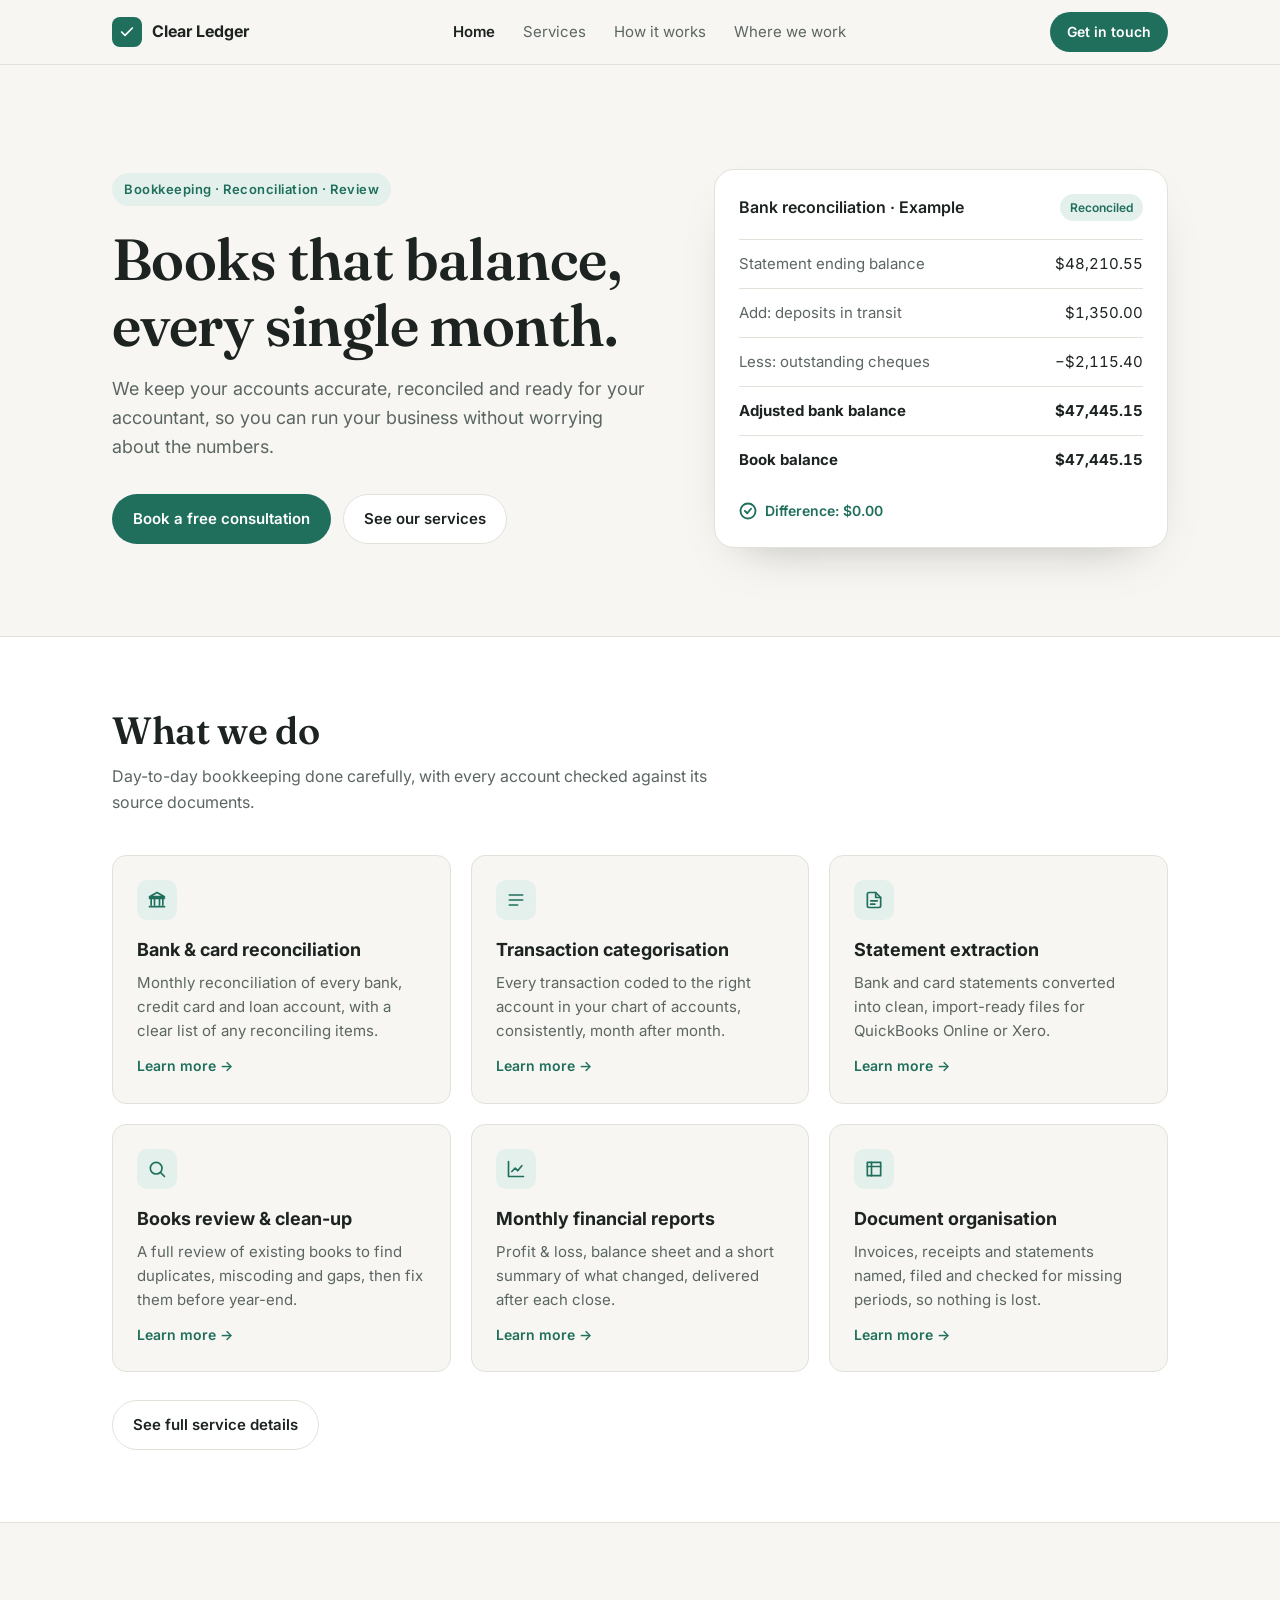
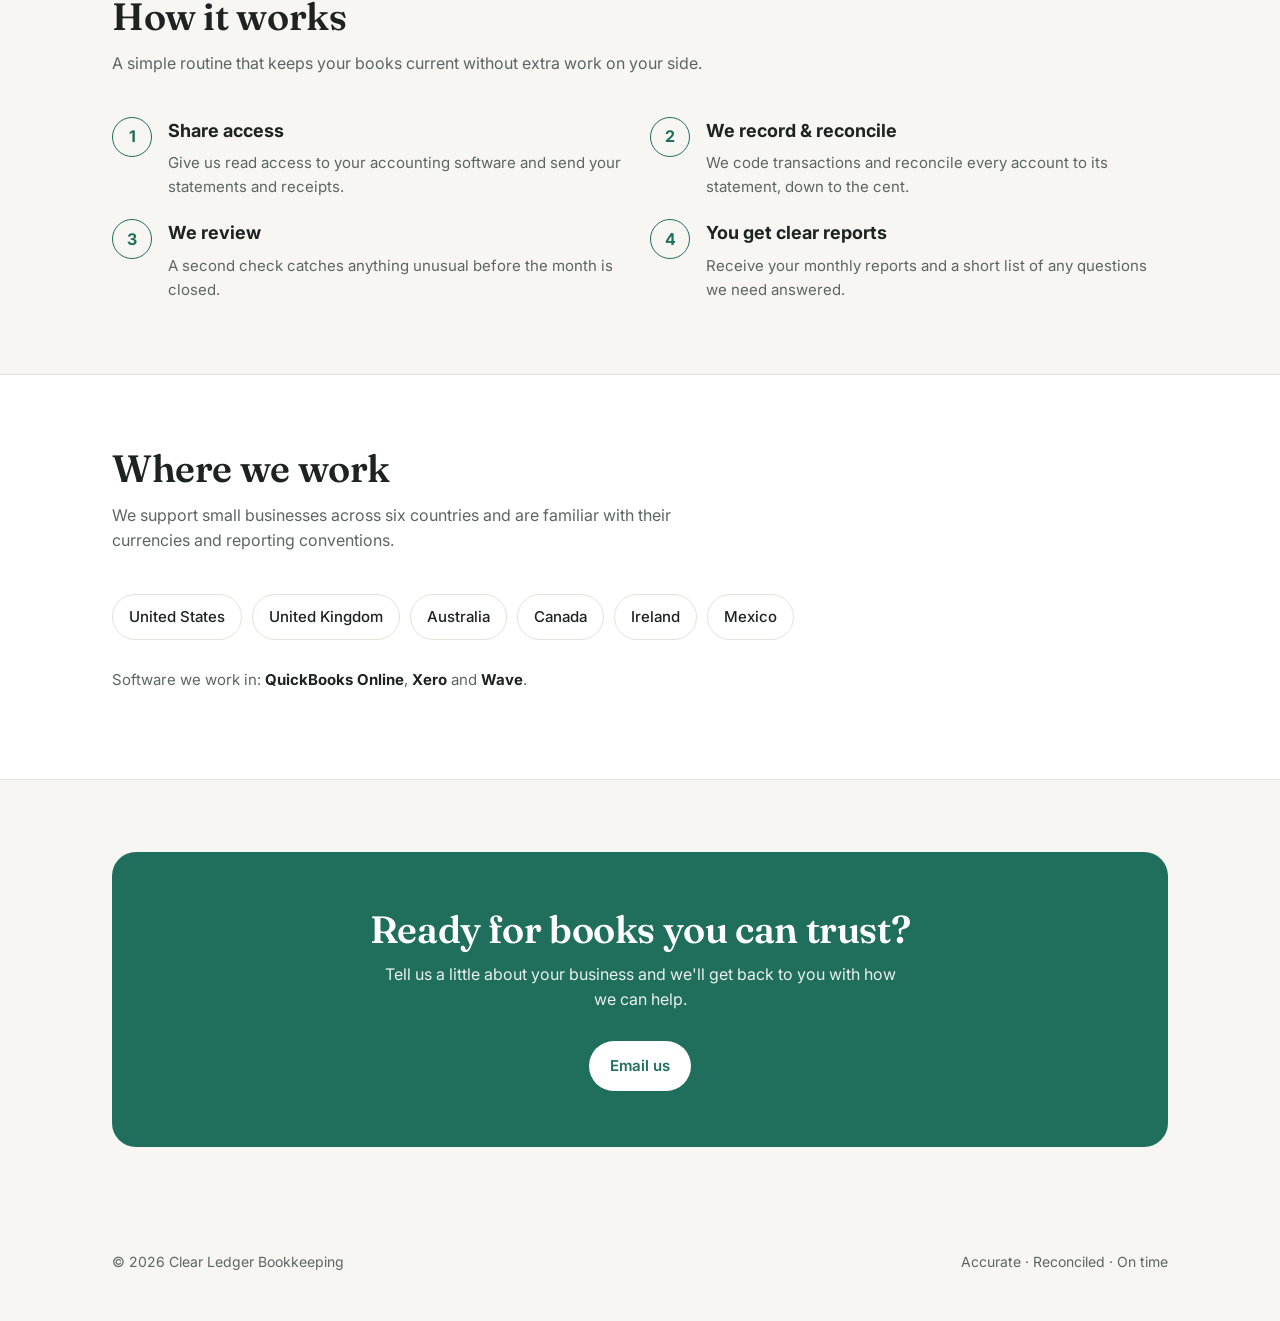
<file: index.html>
<!doctype html>
<html lang="en">
<head>
  <meta charset="utf-8">
  <meta name="viewport" content="width=device-width, initial-scale=1">
  <title>Clear Ledger Bookkeeping</title>
  <meta name="description" content="Accurate, reconciled bookkeeping for small businesses in the US, UK, Australia, Canada, Ireland and Mexico.">
  <link rel="preconnect" href="https://fonts.googleapis.com">
  <link rel="preconnect" href="https://fonts.gstatic.com" crossorigin>
  <link href="https://fonts.googleapis.com/css2?family=Inter:wght@400;500;600;700&family=Fraunces:opsz,wght@9..144,600&display=swap" rel="stylesheet">
  <link rel="stylesheet" href="styles.css">
</head>
<body>

  <header>
    <div class="wrap nav">
      <a class="brand" href="#top">
        <span class="brand-mark" aria-hidden="true">
          <svg width="16" height="16" viewBox="0 0 24 24" fill="none" stroke="currentColor" stroke-width="2.5" stroke-linecap="round" stroke-linejoin="round"><path d="M4 12l5 5L20 6"/></svg>
        </span>
        Clear Ledger
      </a>
      <nav class="nav-links" aria-label="Main">
        <a href="index.html" aria-current="page">Home</a>
        <a href="services.html">Services</a>
        <a href="#process">How it works</a>
        <a href="#regions">Where we work</a>
      </nav>
      <a class="btn btn-primary btn-sm" href="#contact">Get in touch</a>
    </div>
  </header>

  <main id="top">
    <!-- Hero -->
    <div class="wrap hero">
      <div class="hero-grid">
        <div>
          <span class="eyebrow">Bookkeeping · Reconciliation · Review</span>
          <h1>Books that balance, every single month.</h1>
          <p class="lead">We keep your accounts accurate, reconciled and ready for your accountant, so you can run your business without worrying about the numbers.</p>
          <div class="cta-row">
            <a class="btn btn-primary" href="#contact">Book a free consultation</a>
            <a class="btn btn-ghost" href="services.html">See our services</a>
          </div>
        </div>

        <div class="rec-card" aria-label="Example bank reconciliation">
          <div class="rec-head">
            <span class="rec-title">Bank reconciliation · Example</span>
            <span class="pill">Reconciled</span>
          </div>
          <div class="rec-row"><span>Statement ending balance</span><span class="num">$48,210.55</span></div>
          <div class="rec-row"><span>Add: deposits in transit</span><span class="num">$1,350.00</span></div>
          <div class="rec-row"><span>Less: outstanding cheques</span><span class="num">−$2,115.40</span></div>
          <div class="rec-row total"><span>Adjusted bank balance</span><span class="num">$47,445.15</span></div>
          <div class="rec-row total"><span>Book balance</span><span class="num">$47,445.15</span></div>
          <div class="check">
            <svg width="18" height="18" viewBox="0 0 24 24" fill="none" stroke="currentColor" stroke-width="2.5" stroke-linecap="round" stroke-linejoin="round" aria-hidden="true"><circle cx="12" cy="12" r="10"/><path d="M8 12l3 3 5-6"/></svg>
            Difference: $0.00
          </div>
        </div>
      </div>
    </div>

    <!-- Services -->
    <section id="services" class="alt">
      <div class="wrap">
        <div class="section-head">
          <h2>What we do</h2>
          <p>Day-to-day bookkeeping done carefully, with every account checked against its source documents.</p>
        </div>
        <div class="grid grid-2 grid-3">
          <a class="card" href="services.html#reconciliation">
            <div class="icon"><svg viewBox="0 0 24 24" fill="none" stroke="currentColor" stroke-width="2" stroke-linecap="round" stroke-linejoin="round"><path d="M3 10h18M5 10v8M9 10v8M15 10v8M19 10v8M3 20h18M12 3l9 5H3z"/></svg></div>
            <h3>Bank &amp; card reconciliation</h3>
            <p>Monthly reconciliation of every bank, credit card and loan account, with a clear list of any reconciling items.</p>
            <span class="card-more">Learn more →</span>
          </a>
          <a class="card" href="services.html#categorisation">
            <div class="icon"><svg viewBox="0 0 24 24" fill="none" stroke="currentColor" stroke-width="2" stroke-linecap="round" stroke-linejoin="round"><path d="M4 6h16M4 12h16M4 18h10"/></svg></div>
            <h3>Transaction categorisation</h3>
            <p>Every transaction coded to the right account in your chart of accounts, consistently, month after month.</p>
            <span class="card-more">Learn more →</span>
          </a>
          <a class="card" href="services.html#extraction">
            <div class="icon"><svg viewBox="0 0 24 24" fill="none" stroke="currentColor" stroke-width="2" stroke-linecap="round" stroke-linejoin="round"><path d="M14 3H6a2 2 0 0 0-2 2v14a2 2 0 0 0 2 2h12a2 2 0 0 0 2-2V9z"/><path d="M14 3v6h6M8 13h8M8 17h5"/></svg></div>
            <h3>Statement extraction</h3>
            <p>Bank and card statements converted into clean, import-ready files for QuickBooks Online or Xero.</p>
            <span class="card-more">Learn more →</span>
          </a>
          <a class="card" href="services.html#review">
            <div class="icon"><svg viewBox="0 0 24 24" fill="none" stroke="currentColor" stroke-width="2" stroke-linecap="round" stroke-linejoin="round"><circle cx="11" cy="11" r="7"/><path d="M21 21l-4.3-4.3"/></svg></div>
            <h3>Books review &amp; clean-up</h3>
            <p>A full review of existing books to find duplicates, miscoding and gaps, then fix them before year-end.</p>
            <span class="card-more">Learn more →</span>
          </a>
          <a class="card" href="services.html#reports">
            <div class="icon"><svg viewBox="0 0 24 24" fill="none" stroke="currentColor" stroke-width="2" stroke-linecap="round" stroke-linejoin="round"><path d="M3 3v18h18"/><path d="M7 15l4-4 3 3 5-6"/></svg></div>
            <h3>Monthly financial reports</h3>
            <p>Profit &amp; loss, balance sheet and a short summary of what changed, delivered after each close.</p>
            <span class="card-more">Learn more →</span>
          </a>
          <a class="card" href="services.html#documents">
            <div class="icon"><svg viewBox="0 0 24 24" fill="none" stroke="currentColor" stroke-width="2" stroke-linecap="round" stroke-linejoin="round"><path d="M4 4h16v16H4z"/><path d="M9 4v16M4 9h16"/></svg></div>
            <h3>Document organisation</h3>
            <p>Invoices, receipts and statements named, filed and checked for missing periods, so nothing is lost.</p>
            <span class="card-more">Learn more →</span>
          </a>
        </div>
        <div class="see-all"><a class="btn btn-ghost" href="services.html">See full service details</a></div>
      </div>
    </section>

    <!-- Process -->
    <section id="process">
      <div class="wrap">
        <div class="section-head">
          <h2>How it works</h2>
          <p>A simple routine that keeps your books current without extra work on your side.</p>
        </div>
        <div class="grid grid-2 steps">
          <div class="step"><h3>Share access</h3><p>Give us read access to your accounting software and send your statements and receipts.</p></div>
          <div class="step"><h3>We record &amp; reconcile</h3><p>We code transactions and reconcile every account to its statement, down to the cent.</p></div>
          <div class="step"><h3>We review</h3><p>A second check catches anything unusual before the month is closed.</p></div>
          <div class="step"><h3>You get clear reports</h3><p>Receive your monthly reports and a short list of any questions we need answered.</p></div>
        </div>
      </div>
    </section>

    <!-- Regions -->
    <section id="regions" class="alt">
      <div class="wrap">
        <div class="section-head">
          <h2>Where we work</h2>
          <p>We support small businesses across six countries and are familiar with their currencies and reporting conventions.</p>
        </div>
        <div class="regions">
          <span class="region">United States</span>
          <span class="region">United Kingdom</span>
          <span class="region">Australia</span>
          <span class="region">Canada</span>
          <span class="region">Ireland</span>
          <span class="region">Mexico</span>
        </div>
        <p class="tools">Software we work in: <strong>QuickBooks Online</strong>, <strong>Xero</strong> and <strong>Wave</strong>.</p>
      </div>
    </section>

    <!-- Contact -->
    <section id="contact">
      <div class="wrap">
        <div class="contact">
          <h2>Ready for books you can trust?</h2>
          <p>Tell us a little about your business and we'll get back to you with how we can help.</p>
          <a class="btn" href="mailto:hello@example.com">Email us</a>
        </div>
      </div>
    </section>
  </main>

  <footer>
    <div class="wrap foot">
      <span>© <span id="year">2026</span> Clear Ledger Bookkeeping</span>
      <span>Accurate · Reconciled · On time</span>
    </div>
  </footer>

  <script>document.getElementById('year').textContent = new Date().getFullYear();</script>
</body>
</html>
</file>
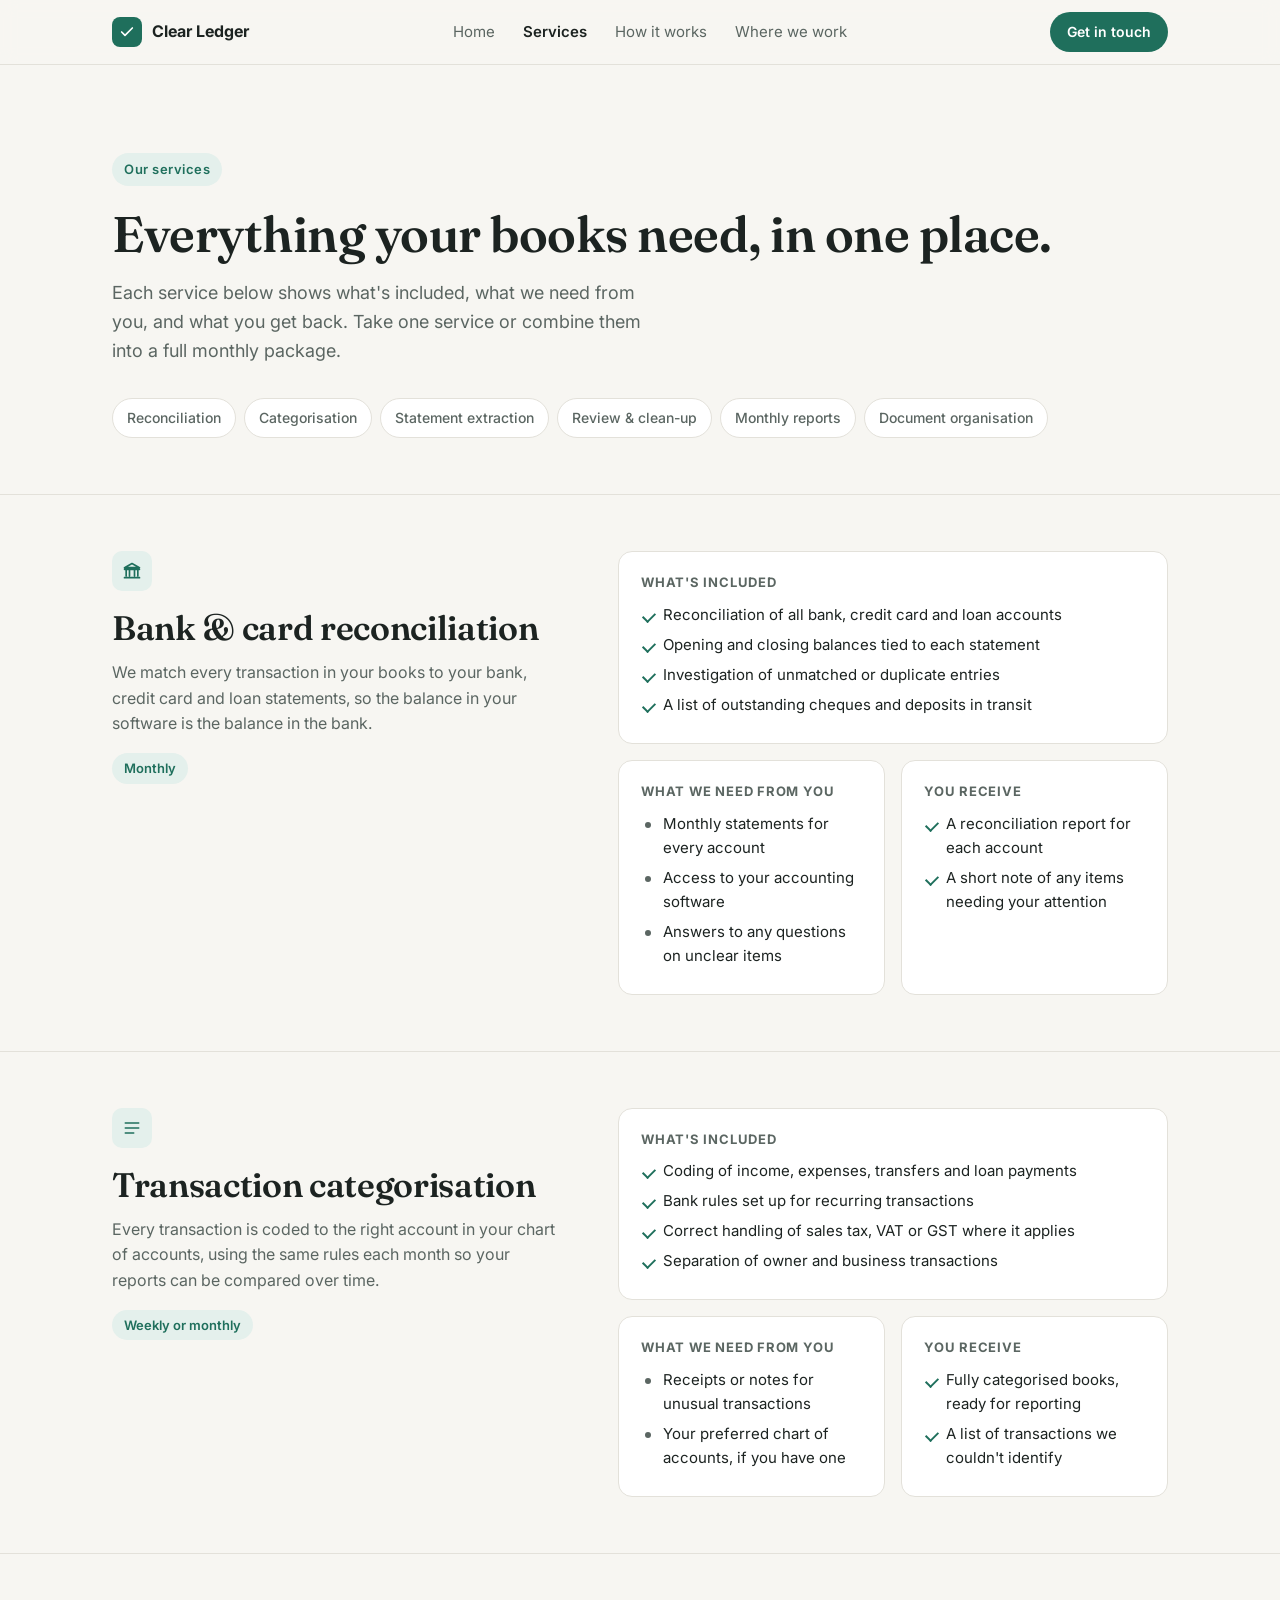
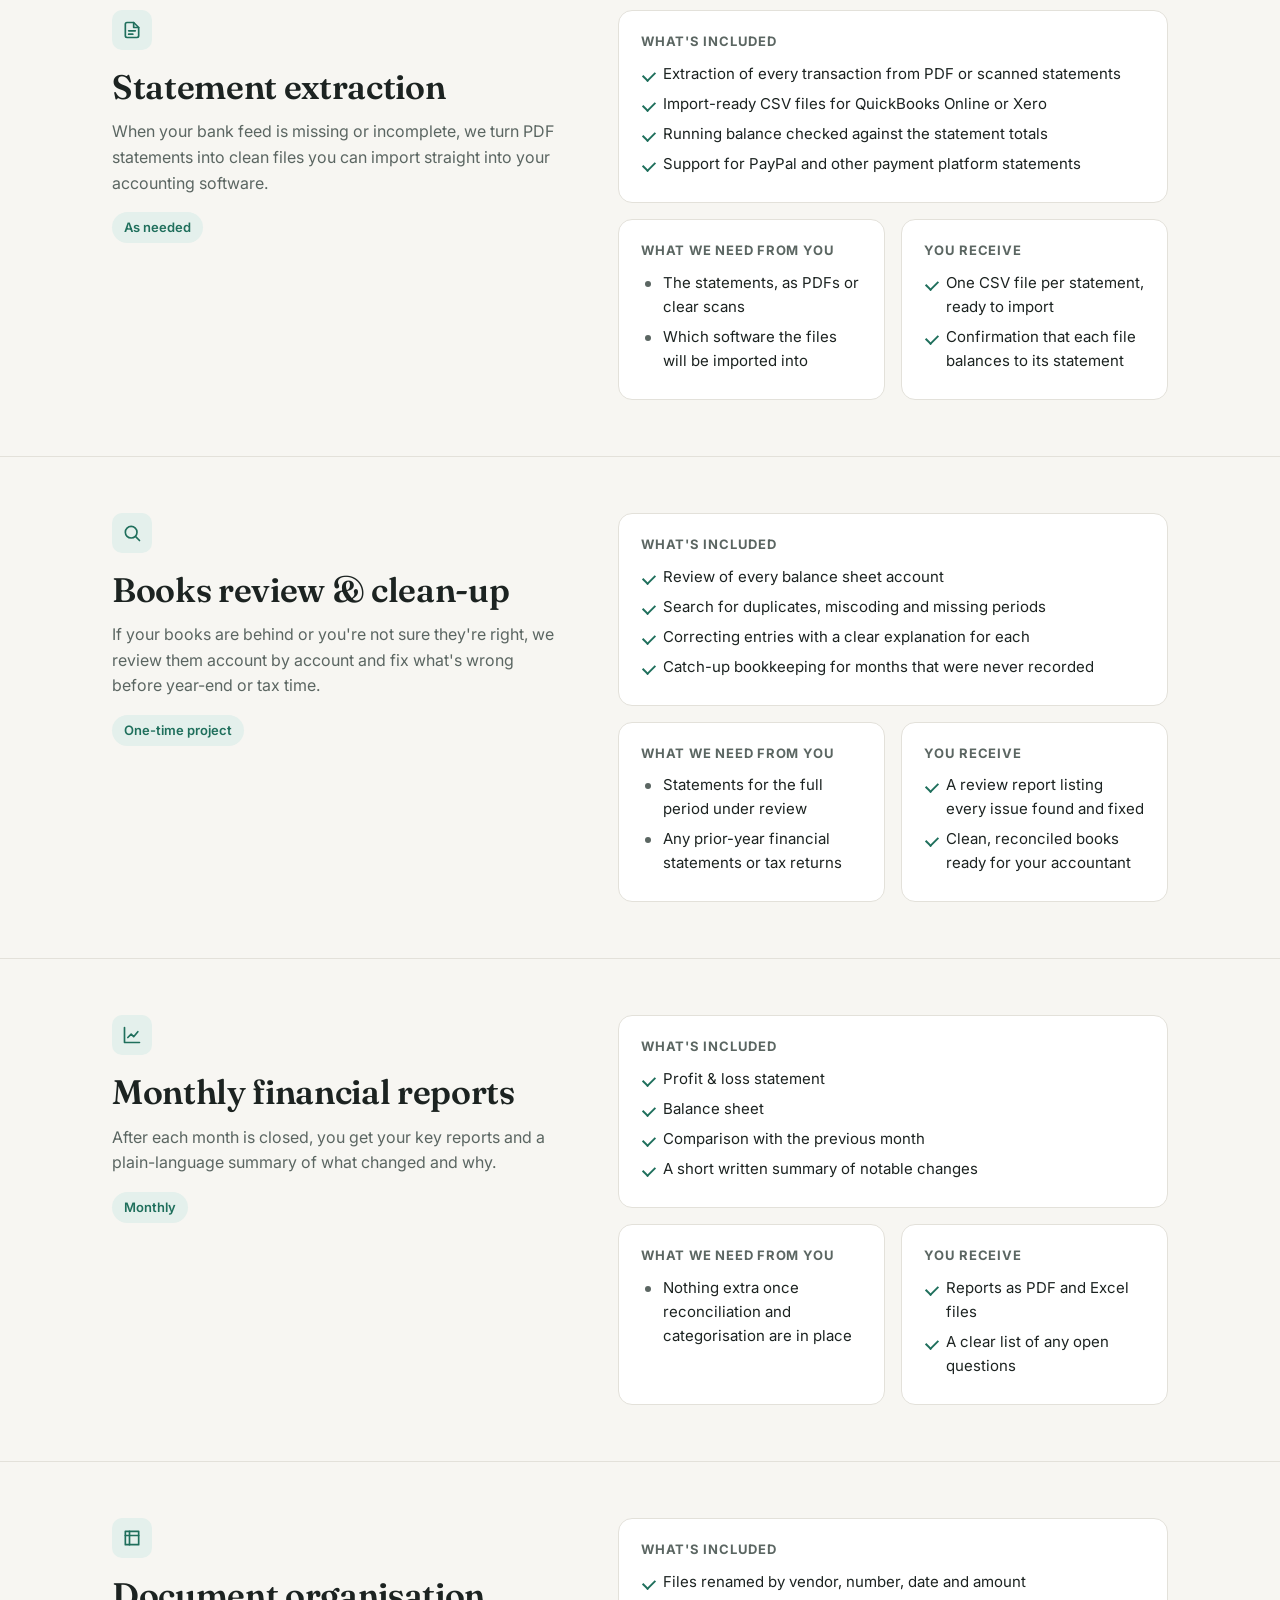
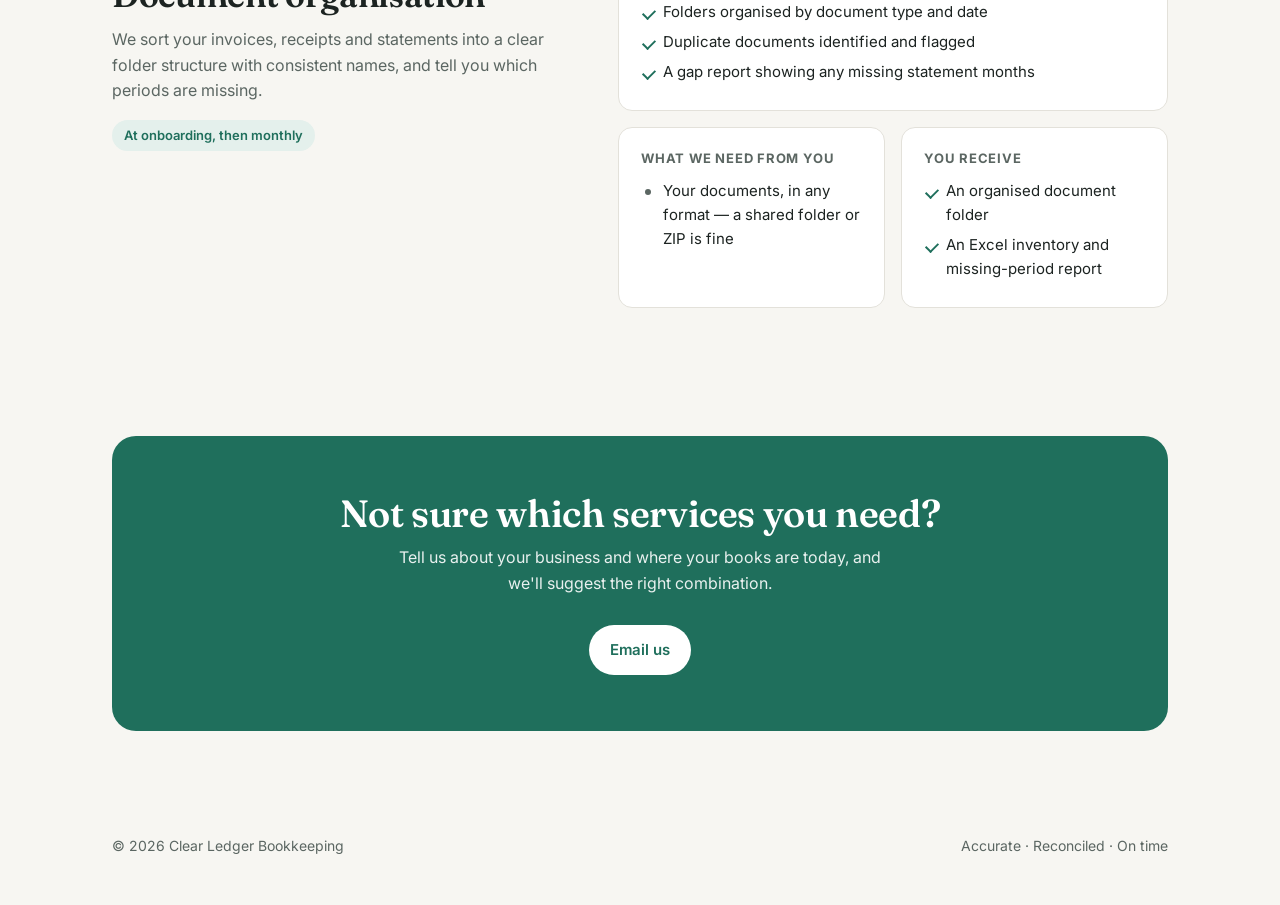
<file: services.html>
<!doctype html>
<html lang="en">
<head>
  <meta charset="utf-8">
  <meta name="viewport" content="width=device-width, initial-scale=1">
  <title>Services · Clear Ledger Bookkeeping</title>
  <meta name="description" content="Bookkeeping services in detail: reconciliation, categorisation, statement extraction, books review, monthly reports and document organisation.">
  <link rel="preconnect" href="https://fonts.googleapis.com">
  <link rel="preconnect" href="https://fonts.gstatic.com" crossorigin>
  <link href="https://fonts.googleapis.com/css2?family=Inter:wght@400;500;600;700&family=Fraunces:opsz,wght@9..144,600&display=swap" rel="stylesheet">
  <link rel="stylesheet" href="styles.css">
</head>
<body>

  <header>
    <div class="wrap nav">
      <a class="brand" href="index.html">
        <span class="brand-mark" aria-hidden="true">
          <svg width="16" height="16" viewBox="0 0 24 24" fill="none" stroke="currentColor" stroke-width="2.5" stroke-linecap="round" stroke-linejoin="round"><path d="M4 12l5 5L20 6"/></svg>
        </span>
        Clear Ledger
      </a>
      <nav class="nav-links" aria-label="Main">
        <a href="index.html">Home</a>
        <a href="services.html" aria-current="page">Services</a>
        <a href="index.html#process">How it works</a>
        <a href="index.html#regions">Where we work</a>
      </nav>
      <a class="btn btn-primary btn-sm" href="#contact">Get in touch</a>
    </div>
  </header>

  <main>
    <div class="wrap page-hero">
      <span class="eyebrow">Our services</span>
      <h1>Everything your books need, in one place.</h1>
      <p class="lead">Each service below shows what's included, what we need from you, and what you get back. Take one service or combine them into a full monthly package.</p>
      <nav class="jump" aria-label="Jump to a service">
        <a href="#reconciliation">Reconciliation</a>
        <a href="#categorisation">Categorisation</a>
        <a href="#extraction">Statement extraction</a>
        <a href="#review">Review &amp; clean-up</a>
        <a href="#reports">Monthly reports</a>
        <a href="#documents">Document organisation</a>
      </nav>
    </div>

    <!-- 1. Reconciliation -->
    <section class="svc" id="reconciliation">
      <div class="wrap svc-grid">
        <div class="svc-intro">
          <div class="icon"><svg viewBox="0 0 24 24" fill="none" stroke="currentColor" stroke-width="2" stroke-linecap="round" stroke-linejoin="round"><path d="M3 10h18M5 10v8M9 10v8M15 10v8M19 10v8M3 20h18M12 3l9 5H3z"/></svg></div>
          <h2>Bank &amp; card reconciliation</h2>
          <p>We match every transaction in your books to your bank, credit card and loan statements, so the balance in your software is the balance in the bank.</p>
          <span class="freq">Monthly</span>
        </div>
        <div class="svc-detail">
          <div class="svc-box">
            <h3>What's included</h3>
            <ul>
              <li>Reconciliation of all bank, credit card and loan accounts</li>
              <li>Opening and closing balances tied to each statement</li>
              <li>Investigation of unmatched or duplicate entries</li>
              <li>A list of outstanding cheques and deposits in transit</li>
            </ul>
          </div>
          <div class="svc-box need">
            <h3>What we need from you</h3>
            <ul>
              <li>Monthly statements for every account</li>
              <li>Access to your accounting software</li>
              <li>Answers to any questions on unclear items</li>
            </ul>
          </div>
          <div class="svc-box">
            <h3>You receive</h3>
            <ul>
              <li>A reconciliation report for each account</li>
              <li>A short note of any items needing your attention</li>
            </ul>
          </div>
        </div>
      </div>
    </section>

    <!-- 2. Categorisation -->
    <section class="svc" id="categorisation">
      <div class="wrap svc-grid">
        <div class="svc-intro">
          <div class="icon"><svg viewBox="0 0 24 24" fill="none" stroke="currentColor" stroke-width="2" stroke-linecap="round" stroke-linejoin="round"><path d="M4 6h16M4 12h16M4 18h10"/></svg></div>
          <h2>Transaction categorisation</h2>
          <p>Every transaction is coded to the right account in your chart of accounts, using the same rules each month so your reports can be compared over time.</p>
          <span class="freq">Weekly or monthly</span>
        </div>
        <div class="svc-detail">
          <div class="svc-box">
            <h3>What's included</h3>
            <ul>
              <li>Coding of income, expenses, transfers and loan payments</li>
              <li>Bank rules set up for recurring transactions</li>
              <li>Correct handling of sales tax, VAT or GST where it applies</li>
              <li>Separation of owner and business transactions</li>
            </ul>
          </div>
          <div class="svc-box need">
            <h3>What we need from you</h3>
            <ul>
              <li>Receipts or notes for unusual transactions</li>
              <li>Your preferred chart of accounts, if you have one</li>
            </ul>
          </div>
          <div class="svc-box">
            <h3>You receive</h3>
            <ul>
              <li>Fully categorised books, ready for reporting</li>
              <li>A list of transactions we couldn't identify</li>
            </ul>
          </div>
        </div>
      </div>
    </section>

    <!-- 3. Statement extraction -->
    <section class="svc" id="extraction">
      <div class="wrap svc-grid">
        <div class="svc-intro">
          <div class="icon"><svg viewBox="0 0 24 24" fill="none" stroke="currentColor" stroke-width="2" stroke-linecap="round" stroke-linejoin="round"><path d="M14 3H6a2 2 0 0 0-2 2v14a2 2 0 0 0 2 2h12a2 2 0 0 0 2-2V9z"/><path d="M14 3v6h6M8 13h8M8 17h5"/></svg></div>
          <h2>Statement extraction</h2>
          <p>When your bank feed is missing or incomplete, we turn PDF statements into clean files you can import straight into your accounting software.</p>
          <span class="freq">As needed</span>
        </div>
        <div class="svc-detail">
          <div class="svc-box">
            <h3>What's included</h3>
            <ul>
              <li>Extraction of every transaction from PDF or scanned statements</li>
              <li>Import-ready CSV files for QuickBooks Online or Xero</li>
              <li>Running balance checked against the statement totals</li>
              <li>Support for PayPal and other payment platform statements</li>
            </ul>
          </div>
          <div class="svc-box need">
            <h3>What we need from you</h3>
            <ul>
              <li>The statements, as PDFs or clear scans</li>
              <li>Which software the files will be imported into</li>
            </ul>
          </div>
          <div class="svc-box">
            <h3>You receive</h3>
            <ul>
              <li>One CSV file per statement, ready to import</li>
              <li>Confirmation that each file balances to its statement</li>
            </ul>
          </div>
        </div>
      </div>
    </section>

    <!-- 4. Review & clean-up -->
    <section class="svc" id="review">
      <div class="wrap svc-grid">
        <div class="svc-intro">
          <div class="icon"><svg viewBox="0 0 24 24" fill="none" stroke="currentColor" stroke-width="2" stroke-linecap="round" stroke-linejoin="round"><circle cx="11" cy="11" r="7"/><path d="M21 21l-4.3-4.3"/></svg></div>
          <h2>Books review &amp; clean-up</h2>
          <p>If your books are behind or you're not sure they're right, we review them account by account and fix what's wrong before year-end or tax time.</p>
          <span class="freq">One-time project</span>
        </div>
        <div class="svc-detail">
          <div class="svc-box">
            <h3>What's included</h3>
            <ul>
              <li>Review of every balance sheet account</li>
              <li>Search for duplicates, miscoding and missing periods</li>
              <li>Correcting entries with a clear explanation for each</li>
              <li>Catch-up bookkeeping for months that were never recorded</li>
            </ul>
          </div>
          <div class="svc-box need">
            <h3>What we need from you</h3>
            <ul>
              <li>Statements for the full period under review</li>
              <li>Any prior-year financial statements or tax returns</li>
            </ul>
          </div>
          <div class="svc-box">
            <h3>You receive</h3>
            <ul>
              <li>A review report listing every issue found and fixed</li>
              <li>Clean, reconciled books ready for your accountant</li>
            </ul>
          </div>
        </div>
      </div>
    </section>

    <!-- 5. Monthly reports -->
    <section class="svc" id="reports">
      <div class="wrap svc-grid">
        <div class="svc-intro">
          <div class="icon"><svg viewBox="0 0 24 24" fill="none" stroke="currentColor" stroke-width="2" stroke-linecap="round" stroke-linejoin="round"><path d="M3 3v18h18"/><path d="M7 15l4-4 3 3 5-6"/></svg></div>
          <h2>Monthly financial reports</h2>
          <p>After each month is closed, you get your key reports and a plain-language summary of what changed and why.</p>
          <span class="freq">Monthly</span>
        </div>
        <div class="svc-detail">
          <div class="svc-box">
            <h3>What's included</h3>
            <ul>
              <li>Profit &amp; loss statement</li>
              <li>Balance sheet</li>
              <li>Comparison with the previous month</li>
              <li>A short written summary of notable changes</li>
            </ul>
          </div>
          <div class="svc-box need">
            <h3>What we need from you</h3>
            <ul>
              <li>Nothing extra once reconciliation and categorisation are in place</li>
            </ul>
          </div>
          <div class="svc-box">
            <h3>You receive</h3>
            <ul>
              <li>Reports as PDF and Excel files</li>
              <li>A clear list of any open questions</li>
            </ul>
          </div>
        </div>
      </div>
    </section>

    <!-- 6. Document organisation -->
    <section class="svc" id="documents">
      <div class="wrap svc-grid">
        <div class="svc-intro">
          <div class="icon"><svg viewBox="0 0 24 24" fill="none" stroke="currentColor" stroke-width="2" stroke-linecap="round" stroke-linejoin="round"><path d="M4 4h16v16H4z"/><path d="M9 4v16M4 9h16"/></svg></div>
          <h2>Document organisation</h2>
          <p>We sort your invoices, receipts and statements into a clear folder structure with consistent names, and tell you which periods are missing.</p>
          <span class="freq">At onboarding, then monthly</span>
        </div>
        <div class="svc-detail">
          <div class="svc-box">
            <h3>What's included</h3>
            <ul>
              <li>Files renamed by vendor, number, date and amount</li>
              <li>Folders organised by document type and date</li>
              <li>Duplicate documents identified and flagged</li>
              <li>A gap report showing any missing statement months</li>
            </ul>
          </div>
          <div class="svc-box need">
            <h3>What we need from you</h3>
            <ul>
              <li>Your documents, in any format — a shared folder or ZIP is fine</li>
            </ul>
          </div>
          <div class="svc-box">
            <h3>You receive</h3>
            <ul>
              <li>An organised document folder</li>
              <li>An Excel inventory and missing-period report</li>
            </ul>
          </div>
        </div>
      </div>
    </section>

    <!-- Contact -->
    <section id="contact">
      <div class="wrap">
        <div class="contact">
          <h2>Not sure which services you need?</h2>
          <p>Tell us about your business and where your books are today, and we'll suggest the right combination.</p>
          <a class="btn" href="mailto:hello@example.com">Email us</a>
        </div>
      </div>
    </section>
  </main>

  <footer>
    <div class="wrap foot">
      <span>© <span id="year">2026</span> Clear Ledger Bookkeeping</span>
      <span>Accurate · Reconciled · On time</span>
    </div>
  </footer>

  <script>document.getElementById('year').textContent = new Date().getFullYear();</script>
</body>
</html>
</file>
<file: styles.css>
:root {
  --bg: #f7f6f2;
  --surface: #ffffff;
  --ink: #1c2321;
  --muted: #5b6662;
  --line: #e3e1da;
  --accent: #1f6f5c;
  --accent-ink: #ffffff;
  --accent-soft: #e4f0ec;
  --radius: 14px;
  --max: 1120px;
}
@media (prefers-color-scheme: dark) {
  :root:not([data-theme="light"]) {
    --bg: #121615;
    --surface: #1a201e;
    --ink: #e9ecea;
    --muted: #a3ada9;
    --line: #2a3230;
    --accent: #4fb89b;
    --accent-ink: #0d1412;
    --accent-soft: #1d2f2a;
  }
}
:root[data-theme="dark"] {
  --bg: #121615;
  --surface: #1a201e;
  --ink: #e9ecea;
  --muted: #a3ada9;
  --line: #2a3230;
  --accent: #4fb89b;
  --accent-ink: #0d1412;
  --accent-soft: #1d2f2a;
}

* { box-sizing: border-box; }
html { scroll-behavior: smooth; }
body {
  margin: 0;
  background: var(--bg);
  color: var(--ink);
  font: 16px/1.6 "Inter", system-ui, -apple-system, "Segoe UI", sans-serif;
  -webkit-font-smoothing: antialiased;
}
a { color: inherit; }
.wrap { max-width: var(--max); margin: 0 auto; padding: 0 16px; }
@media (min-width: 720px) { .wrap { padding: 0 32px; } }

/* Header */
header {
  position: sticky; top: 0; z-index: 10;
  background: color-mix(in srgb, var(--bg) 88%, transparent);
  backdrop-filter: blur(8px);
  border-bottom: 1px solid var(--line);
}
.nav { display: flex; flex-wrap: wrap; align-items: center; justify-content: space-between; min-height: 64px; row-gap: 6px; padding-top: 10px; }
@media (min-width: 820px) { .nav { padding-top: 0; } }
.brand { display: flex; align-items: center; gap: 10px; font-weight: 700; text-decoration: none; }
.brand-mark {
  width: 30px; height: 30px; border-radius: 8px; background: var(--accent);
  display: grid; place-items: center; color: var(--accent-ink);
}
.nav-links { display: flex; order: 3; width: 100%; gap: 16px; font-size: 14px; color: var(--muted); padding: 0 0 12px; overflow-x: auto; white-space: nowrap; }
.nav-links a { text-decoration: none; }
.nav-links a:hover { color: var(--ink); }
@media (min-width: 820px) { .nav-links { order: 0; width: auto; gap: 28px; font-size: 15px; padding: 0; } }

.btn {
  display: inline-flex; align-items: center; justify-content: center; gap: 8px;
  padding: 12px 20px; border-radius: 999px; font-weight: 600; font-size: 15px;
  text-decoration: none; border: 1px solid transparent; transition: transform .15s, background .15s;
}
.btn:hover { transform: translateY(-1px); }
.btn-primary { background: var(--accent); color: var(--accent-ink); }
.btn-ghost { border-color: var(--line); background: var(--surface); }
.btn-sm { padding: 8px 16px; font-size: 14px; }

/* Hero */
.hero { padding-top: 72px; padding-bottom: 56px; }
.hero-grid { display: grid; gap: 48px; align-items: center; }
@media (min-width: 900px) { .hero-grid { grid-template-columns: 1.1fr .9fr; } .hero { padding-top: 104px; padding-bottom: 88px; } }
.eyebrow {
  display: inline-block; font-size: 13px; font-weight: 600; letter-spacing: .04em;
  color: var(--accent); background: var(--accent-soft); padding: 6px 12px; border-radius: 999px;
}
h1, h2 { font-family: "Fraunces", Georgia, serif; font-weight: 600; letter-spacing: -.01em; line-height: 1.15; }
h1 { font-size: clamp(36px, 6vw, 58px); margin: 20px 0 16px; }
h2 { font-size: clamp(28px, 4vw, 38px); margin: 0 0 12px; }
h3 { font-size: 18px; margin: 0 0 6px; }
.lead { font-size: 18px; color: var(--muted); max-width: 540px; margin: 0 0 32px; }
.cta-row { display: flex; flex-wrap: wrap; gap: 12px; }

/* Reconciliation card */
.rec-card {
  background: var(--surface); border: 1px solid var(--line); border-radius: 20px;
  padding: 24px; box-shadow: 0 20px 50px -30px rgba(0,0,0,.35);
}
.rec-head { display: flex; justify-content: space-between; align-items: center; margin-bottom: 18px; }
.rec-title { font-weight: 600; }
.pill { font-size: 12px; font-weight: 600; padding: 4px 10px; border-radius: 999px; background: var(--accent-soft); color: var(--accent); }
.rec-row { display: flex; justify-content: space-between; padding: 12px 0; border-top: 1px solid var(--line); font-size: 15px; }
.rec-row span:first-child { color: var(--muted); }
.rec-row.total { font-weight: 700; }
.rec-row.total span:first-child { color: var(--ink); }
.num { font-variant-numeric: tabular-nums; }
.check { display: flex; align-items: center; gap: 8px; margin-top: 16px; font-size: 14px; color: var(--accent); font-weight: 600; }

/* Sections */
section { padding: 72px 0; }
.section-head { max-width: 620px; margin-bottom: 40px; }
.section-head p { color: var(--muted); margin: 0; }
.alt { background: var(--surface); border-top: 1px solid var(--line); border-bottom: 1px solid var(--line); }

.grid { display: grid; gap: 20px; }
@media (min-width: 640px) { .grid-2 { grid-template-columns: repeat(2, 1fr); } }
@media (min-width: 960px) { .grid-3 { grid-template-columns: repeat(3, 1fr); } }

.card { background: var(--surface); border: 1px solid var(--line); border-radius: var(--radius); padding: 24px; }
.alt .card { background: var(--bg); }
.card p { margin: 0; color: var(--muted); font-size: 15px; }
.icon {
  width: 40px; height: 40px; border-radius: 10px; background: var(--accent-soft); color: var(--accent);
  display: grid; place-items: center; margin-bottom: 16px;
}
.icon svg { width: 20px; height: 20px; }

/* Steps */
.steps { counter-reset: step; }
.step { position: relative; padding-left: 56px; }
.step::before {
  counter-increment: step; content: counter(step);
  position: absolute; left: 0; top: 0; width: 38px; height: 38px; border-radius: 50%;
  border: 1.5px solid var(--accent); color: var(--accent); font-weight: 700;
  display: grid; place-items: center;
}
.step p { margin: 0; color: var(--muted); font-size: 15px; }

/* Regions */
.regions { display: flex; flex-wrap: wrap; gap: 10px; }
.region { padding: 10px 16px; border: 1px solid var(--line); border-radius: 999px; background: var(--surface); font-weight: 500; font-size: 15px; }
.tools { margin-top: 28px; color: var(--muted); font-size: 15px; }
.tools strong { color: var(--ink); }

/* Contact */
.contact {
  background: var(--accent); color: var(--accent-ink); border-radius: 24px; padding: 40px 24px; text-align: center;
}
@media (min-width: 720px) { .contact { padding: 56px; } }
.contact h2 { margin-bottom: 10px; }
.contact p { margin: 0 auto 28px; max-width: 520px; opacity: .9; }
.contact .btn { background: var(--accent-ink); color: var(--accent); }

footer { padding: 32px 0 48px; color: var(--muted); font-size: 14px; }
.foot { display: flex; flex-wrap: wrap; gap: 12px; justify-content: space-between; }

/* Active nav link */
.nav-links a[aria-current="page"] { color: var(--ink); font-weight: 600; }

/* Card links (home page) */
a.card { display: block; text-decoration: none; transition: border-color .15s, transform .15s; }
a.card:hover { border-color: var(--accent); transform: translateY(-2px); }
.card-more { display: inline-block; margin-top: 12px; font-size: 14px; font-weight: 600; color: var(--accent); }
.see-all { margin-top: 28px; }

/* Services page */
.page-hero { padding-top: 64px; padding-bottom: 40px; }
@media (min-width: 900px) { .page-hero { padding-top: 88px; padding-bottom: 56px; } }
.page-hero h1 { font-size: clamp(34px, 5vw, 50px); }

.jump { display: flex; flex-wrap: wrap; gap: 8px; }
.jump a {
  padding: 8px 14px; border: 1px solid var(--line); border-radius: 999px; background: var(--surface);
  font-size: 14px; font-weight: 500; text-decoration: none; color: var(--muted);
}
.jump a:hover { color: var(--ink); border-color: var(--accent); }

.svc { padding: 56px 0; border-top: 1px solid var(--line); scroll-margin-top: 110px; }
@media (min-width: 820px) { .svc { scroll-margin-top: 72px; } }
.svc-grid { display: grid; gap: 28px; }
@media (min-width: 900px) { .svc-grid { grid-template-columns: .9fr 1.1fr; gap: 56px; } }
.svc-intro .icon { margin-bottom: 18px; }
.svc-intro h2 { font-size: clamp(26px, 3.4vw, 34px); }
.svc-intro p { color: var(--muted); margin: 0 0 16px; }
.freq { display: inline-block; font-size: 13px; font-weight: 600; color: var(--accent); background: var(--accent-soft); padding: 5px 12px; border-radius: 999px; }

.svc-detail { display: grid; gap: 16px; }
@media (min-width: 640px) { .svc-detail { grid-template-columns: 1fr 1fr; } .svc-detail .svc-box:first-child { grid-column: 1 / -1; } }
.svc-box { background: var(--surface); border: 1px solid var(--line); border-radius: var(--radius); padding: 20px 22px; }
.svc-box h3 { font-size: 13px; letter-spacing: .06em; text-transform: uppercase; color: var(--muted); margin-bottom: 10px; }
.svc-box ul { margin: 0; padding: 0; list-style: none; }
.svc-box li { position: relative; padding-left: 22px; margin: 6px 0; font-size: 15px; }
.svc-box li::before {
  content: ""; position: absolute; left: 2px; top: 9px; width: 10px; height: 6px;
  border-left: 2px solid var(--accent); border-bottom: 2px solid var(--accent); transform: rotate(-45deg);
}
.svc-box.need li::before { width: 6px; height: 6px; border: 0; border-radius: 50%; background: var(--muted); top: 10px; left: 4px; transform: none; }
</file>
